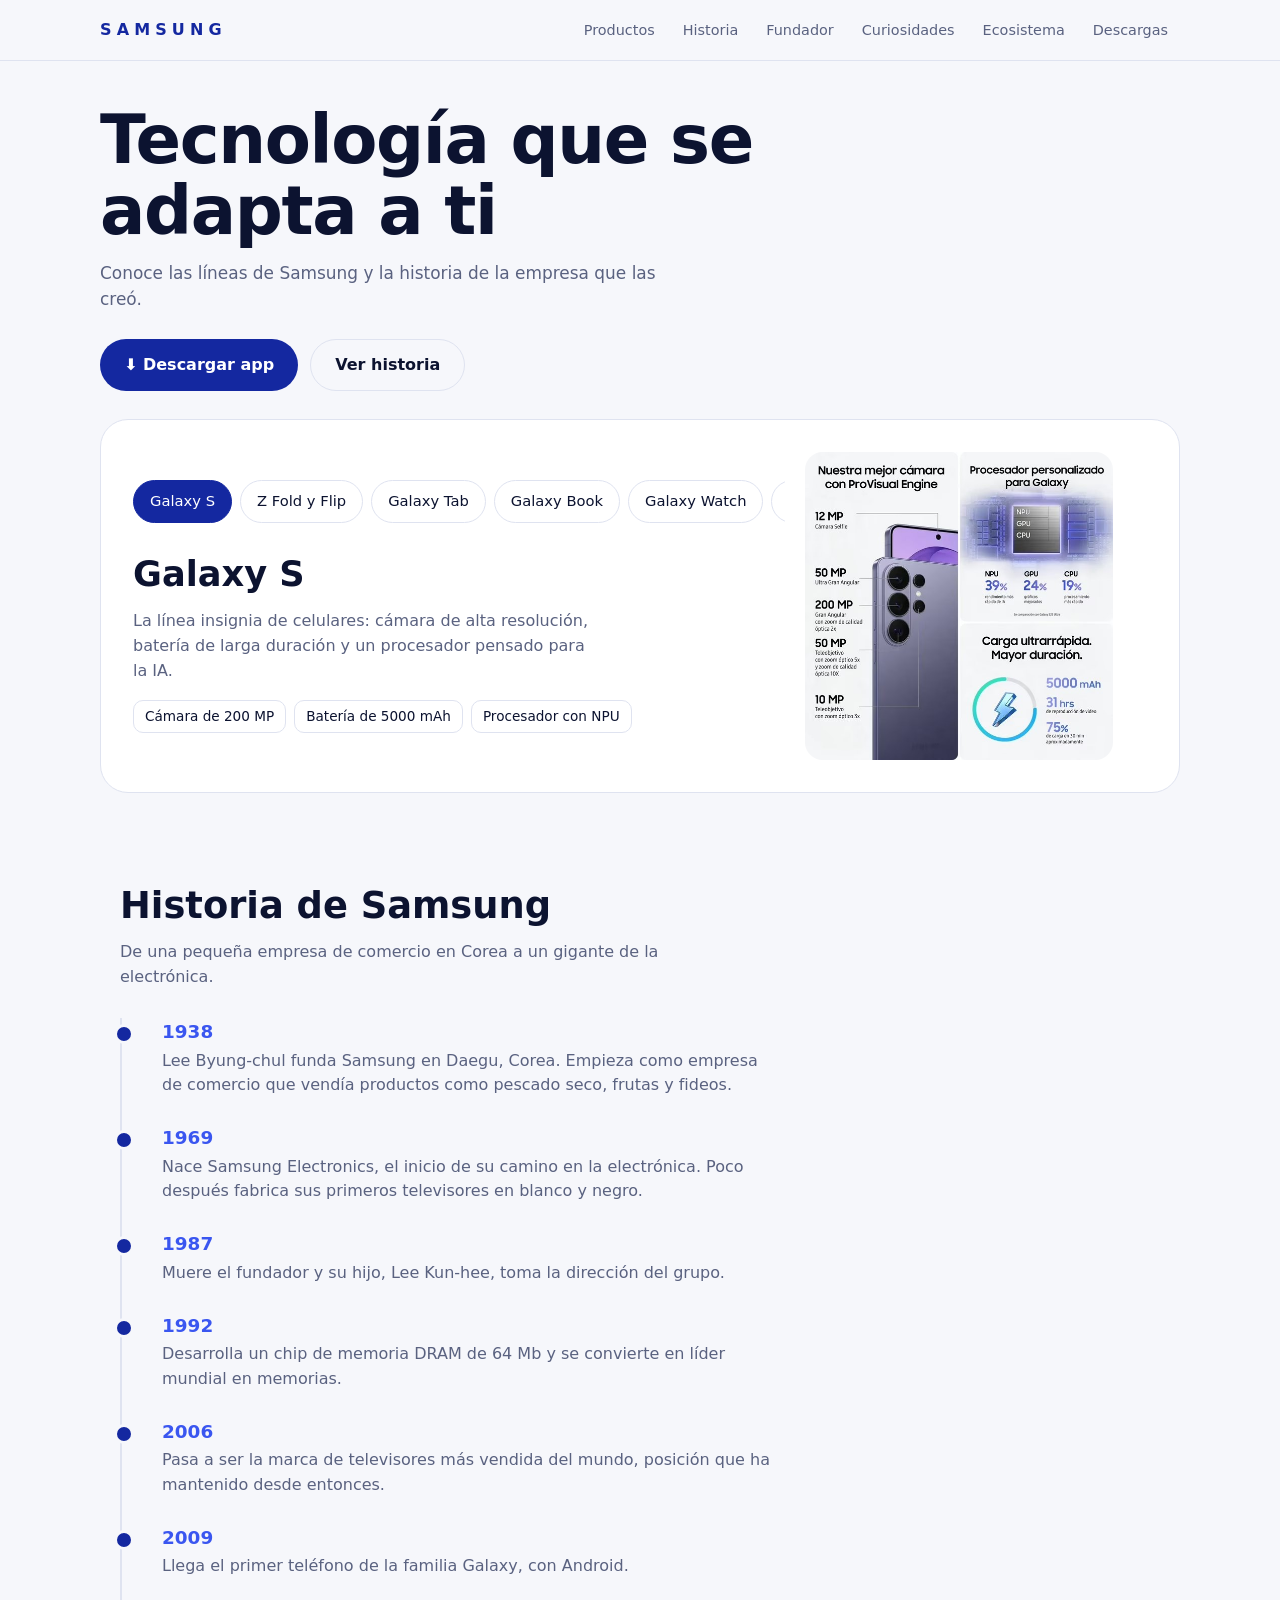
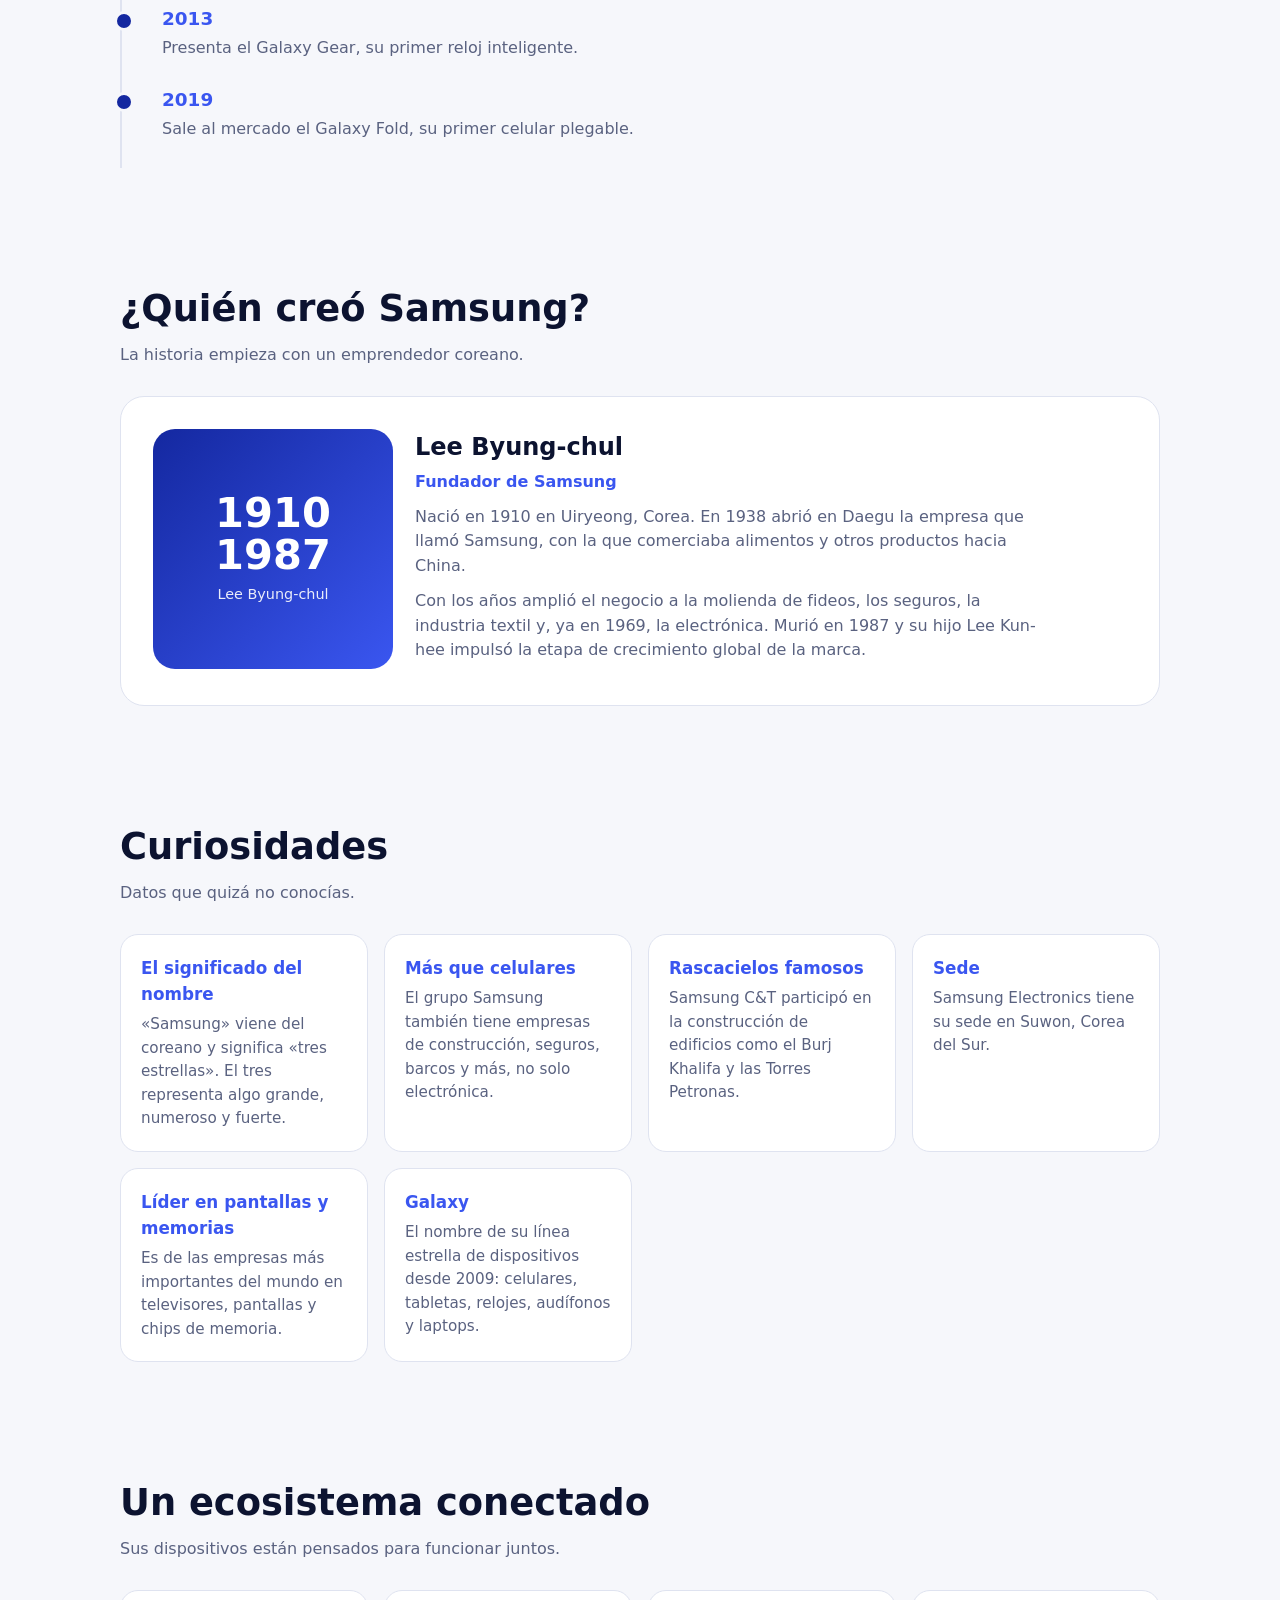
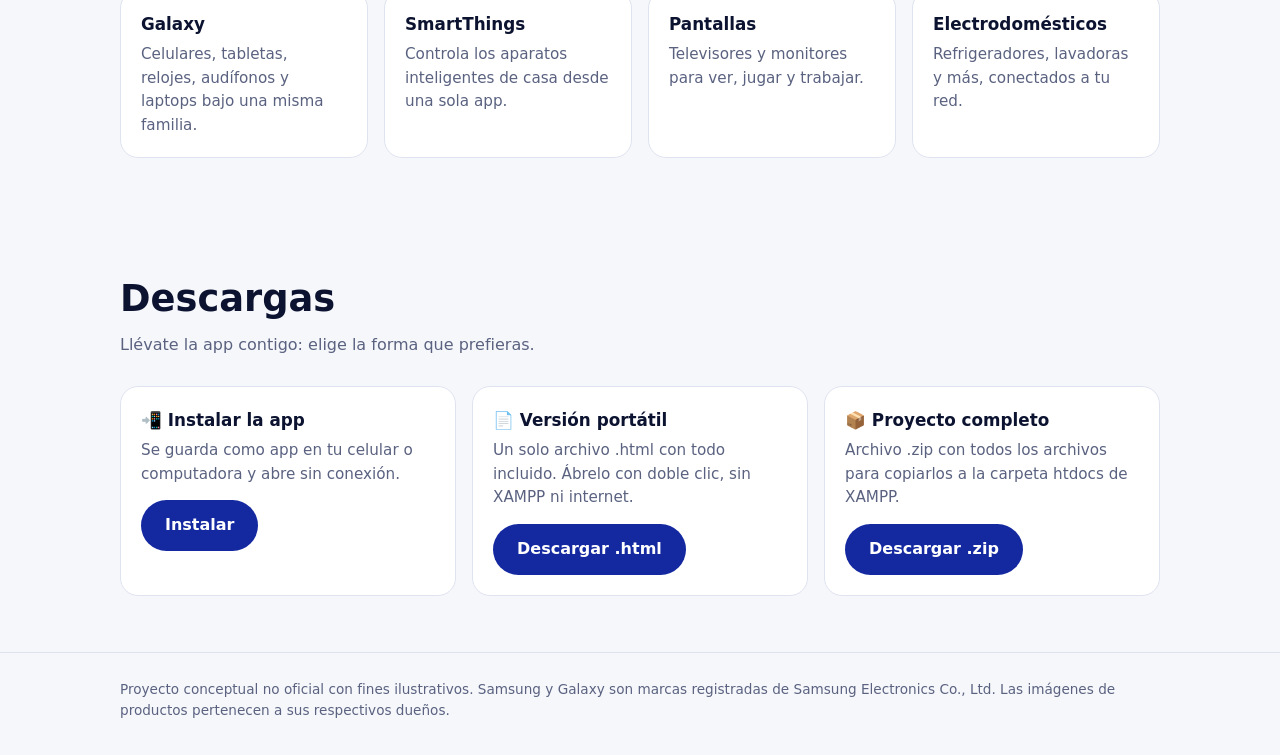
<file: index.html>
<!DOCTYPE html>
<html lang="es">
<head>
<meta charset="utf-8">
<meta name="viewport" content="width=device-width, initial-scale=1, viewport-fit=cover">
<title>Samsung · Explora su tecnología</title>
<meta name="theme-color" content="#1428a0">
<link rel="manifest" href="manifest.json">
<link rel="icon" href="icons/icon-192.png">
<link rel="apple-touch-icon" href="icons/icon-192.png">
<link rel="stylesheet" href="style.css">
</head>
<body>
<header><div class="wrap bar">
  <a class="logo" href="#inicio">SAMSUNG</a>
  <button id="instalar" class="inst" hidden>Descargar app</button>
  <nav aria-label="Principal"><a href="#productos">Productos</a><a href="#historia">Historia</a><a href="#fundador">Fundador</a><a href="#curiosidades">Curiosidades</a><a href="#ecosistema">Ecosistema</a><a href="#descargas">Descargas</a></nav>
</div></header>
<main id="inicio">
<div class="wrap hero">
  <h1>Tecnología que se adapta a ti</h1>
  <p class="lead">Conoce las líneas de Samsung y la historia de la empresa que las creó.</p>
  <div class="acts"><button class="btn" id="descargar">⬇ Descargar app</button><a class="btn alt" href="#historia">Ver historia</a></div>
  <div class="stage" id="productos">
    <div>
      <div class="tabs" role="tablist" aria-label="Categorías" id="tabs"></div>
      <div class="info" aria-live="polite"><h2 id="pt"></h2><p id="pd"></p><ul class="tags" id="pg"></ul></div>
    </div>
    <div class="art" id="art">
      <img id="foto" alt="" hidden>
      <div class="dev" id="dev" data-k="phone" role="img" aria-label="Ilustración del dispositivo"></div>
    </div>
  </div>
</div>

<section id="historia"><div class="wrap">
  <h2 class="t">Historia de Samsung</h2>
  <p class="sub">De una pequeña empresa de comercio en Corea a un gigante de la electrónica.</p>
  <ol class="time">
    <li><b>1938</b><p>Lee Byung-chul funda Samsung en Daegu, Corea. Empieza como empresa de comercio que vendía productos como pescado seco, frutas y fideos.</p></li>
    <li><b>1969</b><p>Nace Samsung Electronics, el inicio de su camino en la electrónica. Poco después fabrica sus primeros televisores en blanco y negro.</p></li>
    <li><b>1987</b><p>Muere el fundador y su hijo, Lee Kun-hee, toma la dirección del grupo.</p></li>
    <li><b>1992</b><p>Desarrolla un chip de memoria DRAM de 64 Mb y se convierte en líder mundial en memorias.</p></li>
    <li><b>2006</b><p>Pasa a ser la marca de televisores más vendida del mundo, posición que ha mantenido desde entonces.</p></li>
    <li><b>2009</b><p>Llega el primer teléfono de la familia Galaxy, con Android.</p></li>
    <li><b>2013</b><p>Presenta el Galaxy Gear, su primer reloj inteligente.</p></li>
    <li><b>2019</b><p>Sale al mercado el Galaxy Fold, su primer celular plegable.</p></li>
  </ol>
</div></section>

<section id="fundador"><div class="wrap">
  <h2 class="t">¿Quién creó Samsung?</h2>
  <p class="sub">La historia empieza con un emprendedor coreano.</p>
  <div class="founder">
    <div class="seal"><div><b>1910<br>1987</b><span>Lee Byung-chul</span></div></div>
    <div>
      <h3>Lee Byung-chul</h3>
      <p class="role">Fundador de Samsung</p>
      <p>Nació en 1910 en Uiryeong, Corea. En 1938 abrió en Daegu la empresa que llamó Samsung, con la que comerciaba alimentos y otros productos hacia China.</p>
      <p>Con los años amplió el negocio a la molienda de fideos, los seguros, la industria textil y, ya en 1969, la electrónica. Murió en 1987 y su hijo Lee Kun-hee impulsó la etapa de crecimiento global de la marca.</p>
    </div>
  </div>
</div></section>

<section id="curiosidades"><div class="wrap">
  <h2 class="t">Curiosidades</h2>
  <p class="sub">Datos que quizá no conocías.</p>
  <div class="facts">
    <div><h3>El significado del nombre</h3><p>«Samsung» viene del coreano y significa «tres estrellas». El tres representa algo grande, numeroso y fuerte.</p></div>
    <div><h3>Más que celulares</h3><p>El grupo Samsung también tiene empresas de construcción, seguros, barcos y más, no solo electrónica.</p></div>
    <div><h3>Rascacielos famosos</h3><p>Samsung C&amp;T participó en la construcción de edificios como el Burj Khalifa y las Torres Petronas.</p></div>
    <div><h3>Sede</h3><p>Samsung Electronics tiene su sede en Suwon, Corea del Sur.</p></div>
    <div><h3>Líder en pantallas y memorias</h3><p>Es de las empresas más importantes del mundo en televisores, pantallas y chips de memoria.</p></div>
    <div><h3>Galaxy</h3><p>El nombre de su línea estrella de dispositivos desde 2009: celulares, tabletas, relojes, audífonos y laptops.</p></div>
  </div>
</div></section>

<section id="ecosistema"><div class="wrap">
  <h2 class="t">Un ecosistema conectado</h2>
  <p class="sub">Sus dispositivos están pensados para funcionar juntos.</p>
  <div class="eco">
    <div><h3>Galaxy</h3><p>Celulares, tabletas, relojes, audífonos y laptops bajo una misma familia.</p></div>
    <div><h3>SmartThings</h3><p>Controla los aparatos inteligentes de casa desde una sola app.</p></div>
    <div><h3>Pantallas</h3><p>Televisores y monitores para ver, jugar y trabajar.</p></div>
    <div><h3>Electrodomésticos</h3><p>Refrigeradores, lavadoras y más, conectados a tu red.</p></div>
  </div>
</div></section>
<!--D--><section id="descargas"><div class="wrap">
  <h2 class="t">Descargas</h2>
  <p class="sub">Llévate la app contigo: elige la forma que prefieras.</p>
  <div class="eco dl">
    <div><h3>📲 Instalar la app</h3><p>Se guarda como app en tu celular o computadora y abre sin conexión.</p><button class="btn" id="inst2">Instalar</button></div>
    <div><h3>📄 Versión portátil</h3><p>Un solo archivo .html con todo incluido. Ábrelo con doble clic, sin XAMPP ni internet.</p><a class="btn" href="descargas/samsung-portatil.html" download>Descargar .html</a></div>
    <div><h3>📦 Proyecto completo</h3><p>Archivo .zip con todos los archivos para copiarlos a la carpeta htdocs de XAMPP.</p><a class="btn" href="descargas/samsung-app.zip" download>Descargar .zip</a></div>
  </div>
</div></section><!--/D-->
</main>
<footer><div class="wrap">Proyecto conceptual no oficial con fines ilustrativos. Samsung y Galaxy son marcas registradas de Samsung Electronics Co., Ltd. Las imágenes de productos pertenecen a sus respectivos dueños.</div></footer>

<dialog id="ayuda">
  <h3>Descargar la app</h3>
  <p id="diag"><b>No se pudo abrir el instalador automático.</b></p>
  <p>Puedes instalarla así:</p>
  <ul>
    <li><b>Chrome / Edge (PC o Android):</b> menú ⋮ → «Instalar app» o «Agregar a pantalla de inicio».</li>
    <li><b>Safari (iPhone / iPad):</b> botón Compartir → «Agregar a pantalla de inicio».</li>
  </ul>
  <p>También puedes usar la <a href="#descargas" onclick="ayuda.close()">versión portátil o el .zip</a> de la sección Descargas.</p>
  <p>Para instalarla debes abrirla desde <code>localhost</code> o con HTTPS.</p>
  <details><summary><b>Instalar en el celular</b></summary>
    <p>Los celulares solo permiten instalar apps desde <b>HTTPS</b>. Sube la carpeta <code>samsung-app</code> a un hosting gratuito como <b>Netlify Drop</b> (app.netlify.com/drop) o <b>GitHub Pages</b>, abre el enlace que te den y toca «Instalar».</p>
  </details>
  <button class="btn" id="cerrar">Entendido</button>
</dialog>
<script src="app.js"></script>
</body>
</html>
</file>
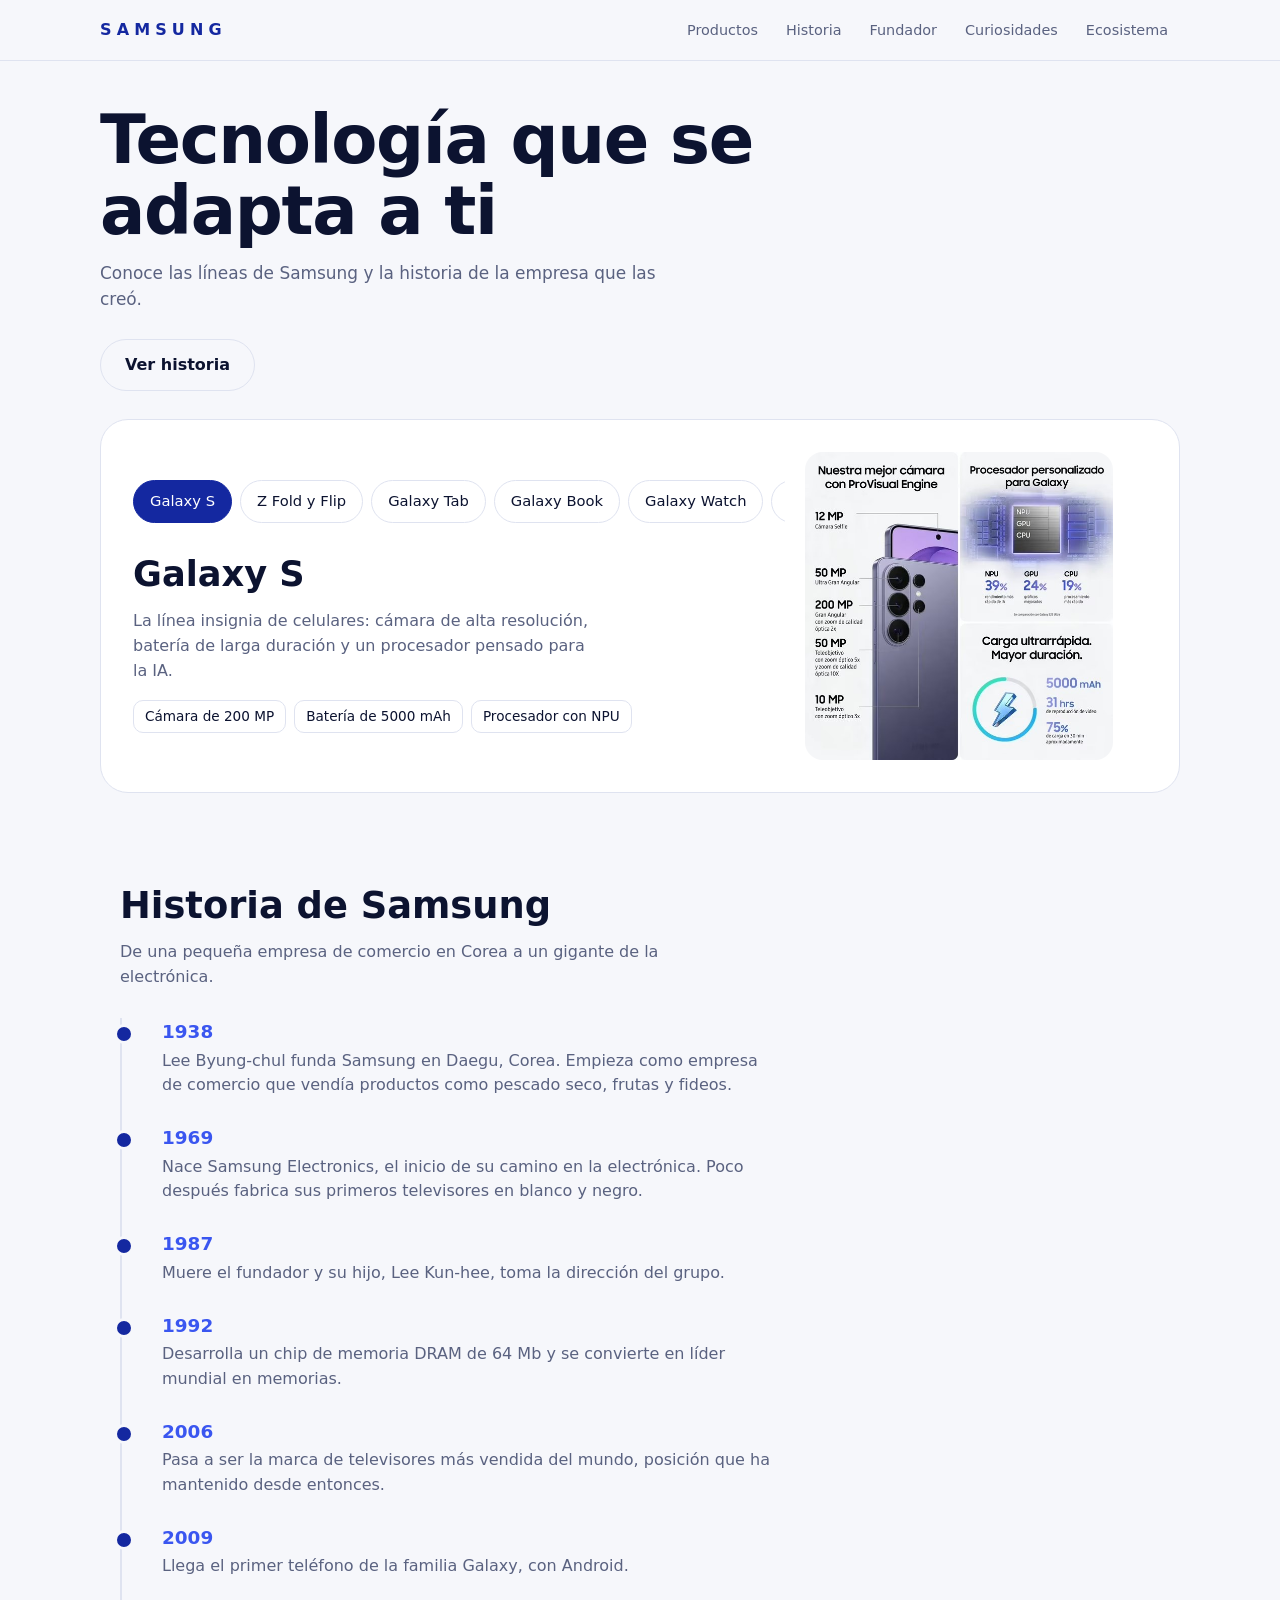
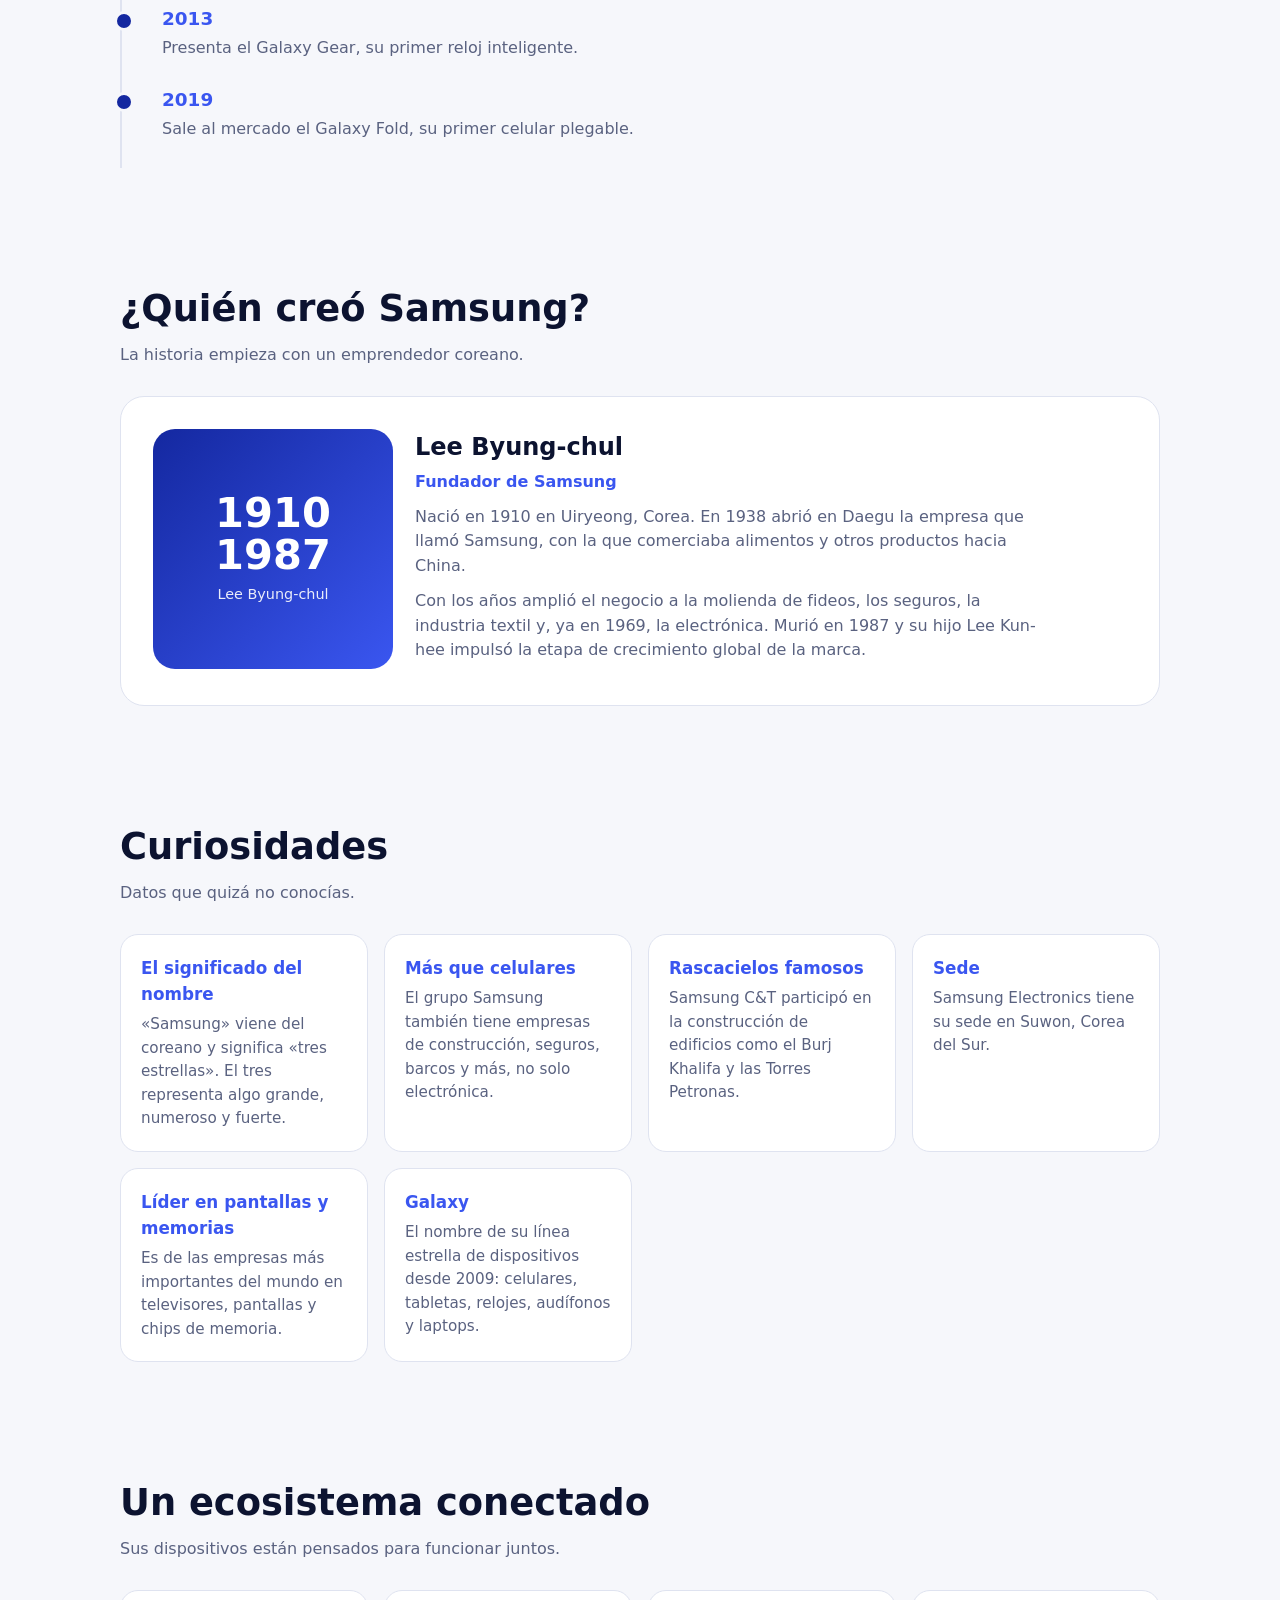
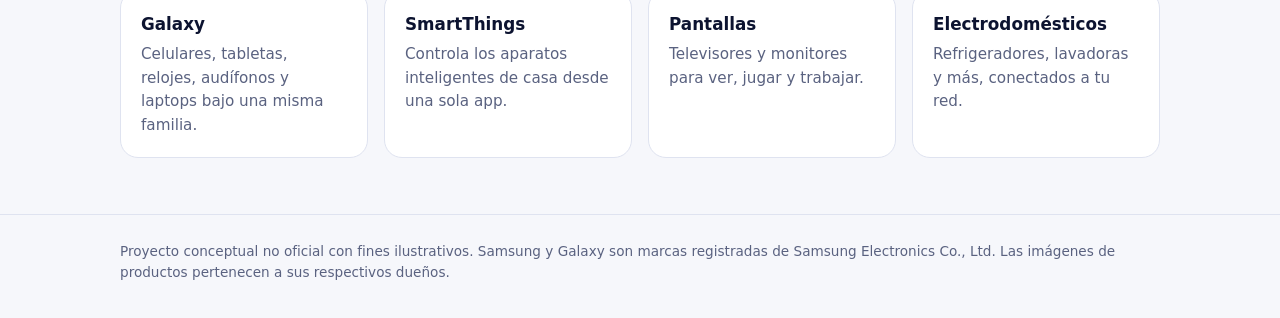
<file: descargas/samsung-portatil.html>
<!DOCTYPE html>
<html lang="es">
<head>
<meta charset="utf-8">
<meta name="viewport" content="width=device-width, initial-scale=1, viewport-fit=cover">
<title>Samsung · Explora su tecnología</title>
<meta name="theme-color" content="#1428a0">
<style>:root{--bg:#f6f7fb;--fg:#0c1330;--muted:#5a6280;--panel:#fff;--line:#dfe3f0;--blue:#1428a0;--blue2:#3a56f0;--dev:#0c1330;--screen:#dfe6ff;box-sizing:border-box;padding-top:env(safe-area-inset-top,0);padding-bottom:env(safe-area-inset-bottom,0)}
@media(prefers-color-scheme:dark){:root{--bg:#080c1f;--fg:#eef0fb;--muted:#9aa3c7;--panel:#111733;--line:#232b52;--blue:#4a63ff;--blue2:#7d90ff;--dev:#c9d0f5;--screen:#1c2a7a}}
*{box-sizing:border-box}html{scroll-behavior:smooth;scroll-padding-top:70px}
body{margin:0;background:var(--bg);color:var(--fg);font-family:"Segoe UI",system-ui,-apple-system,Roboto,Arial,sans-serif;line-height:1.55}
a{color:inherit}.wrap{max-width:1080px;margin:0 auto;padding:0 20px}
header{position:sticky;top:0;z-index:5;background:var(--bg);border-bottom:1px solid var(--line)}
.bar{display:flex;align-items:center;justify-content:space-between;height:60px;gap:10px}
.logo{font-weight:800;letter-spacing:.32em;color:var(--blue);text-decoration:none}
nav{display:flex;gap:4px}nav a{text-decoration:none;font-size:.9rem;padding:8px 12px;border-radius:99px;color:var(--muted)}
nav a:hover,nav a:focus-visible{background:var(--panel);color:var(--fg);outline:2px solid var(--blue2)}
#instalar{font:inherit;font-size:.85rem;border:0;background:var(--blue);color:#fff;padding:8px 14px;border-radius:99px;cursor:pointer}
.hero{padding:44px 0 28px}
h1{font-size:clamp(2.1rem,6.4vw,4.2rem);line-height:1.05;margin:0 0 14px;letter-spacing:-.02em;max-width:14ch}
.lead{color:var(--muted);max-width:52ch;margin:0 0 26px;font-size:1.06rem}
.stage{display:grid;gap:20px;background:var(--panel);border:1px solid var(--line);border-radius:28px;padding:20px}
@media(min-width:820px){.stage{grid-template-columns:1.1fr .9fr;padding:32px;align-items:center}}
.tabs{display:flex;gap:8px;overflow-x:auto;padding-bottom:6px;margin-bottom:18px}
.tabs button{flex:0 0 auto;font:inherit;font-size:.92rem;border:1px solid var(--line);background:transparent;color:var(--fg);padding:9px 16px;border-radius:99px;cursor:pointer}
.tabs button[aria-selected=true]{background:var(--blue);border-color:var(--blue);color:#fff}
.tabs button:focus-visible{outline:2px solid var(--blue2);outline-offset:2px}
.info h2{font-size:clamp(1.5rem,3.6vw,2.2rem);margin:0 0 8px}.info p{color:var(--muted);margin:0 0 16px;max-width:46ch}
.tags{display:flex;flex-wrap:wrap;gap:8px;padding:0;margin:0;list-style:none}
.tags li{font-size:.85rem;border:1px solid var(--line);border-radius:10px;padding:5px 11px}
.art{display:grid;place-items:center;min-height:280px;border-radius:22px;background:radial-gradient(circle at 50% 40%,color-mix(in srgb,var(--blue2) 22%,transparent),transparent 70%)}
#foto{max-width:100%;max-height:320px;object-fit:contain}
.dev{background:var(--dev);position:relative;transition:all .45s}
.dev::after{content:"";position:absolute;inset:7px;background:var(--screen);border-radius:inherit}
.dev[data-k=phone]{width:130px;height:260px;border-radius:26px}
.dev[data-k=fold]{width:210px;height:240px;border-radius:20px}
.dev[data-k=tab]{width:250px;height:170px;border-radius:16px}
.dev[data-k=watch]{width:130px;height:150px;border-radius:38px;box-shadow:0 -46px 0 -34px var(--dev),0 46px 0 -34px var(--dev)}
.dev[data-k=buds]{width:90px;height:150px;border-radius:50% 50% 45% 45%}
.dev[data-k=tv]{width:280px;height:160px;border-radius:8px;box-shadow:0 22px 0 -16px var(--dev)}
section{padding:56px 0}h2.t{font-size:clamp(1.5rem,3.6vw,2.3rem);margin:0 0 6px}.sub{color:var(--muted);margin:0 0 28px;max-width:56ch}
.time{list-style:none;margin:0;padding:0 0 0 22px;border-left:2px solid var(--line)}
.time li{position:relative;padding:0 0 26px 18px}
.time li::before{content:"";position:absolute;left:-30px;top:6px;width:14px;height:14px;border-radius:50%;background:var(--blue);border:3px solid var(--bg)}
.time b{font-size:1.15rem;color:var(--blue2)}.time p{margin:2px 0 0;color:var(--muted);max-width:60ch}
.eco{display:grid;grid-template-columns:repeat(auto-fit,minmax(230px,1fr));gap:16px}
.eco div{background:var(--panel);border:1px solid var(--line);border-radius:18px;padding:20px}
.eco h3{margin:0 0 6px;font-size:1.05rem}.eco p{margin:0;color:var(--muted);font-size:.95rem}
footer{border-top:1px solid var(--line);padding:26px 0 34px;color:var(--muted);font-size:.85rem}
@media(prefers-reduced-motion:reduce){.dev{transition:none}html{scroll-behavior:auto}}
.bar{height:auto;min-height:60px;flex-wrap:wrap;padding:8px 0}
nav{overflow-x:auto;max-width:100%}nav a{white-space:nowrap}
@media(max-width:700px){nav{order:3;width:100%;padding-bottom:4px}}
.art.has-foto{background:#f4f4f6}
#foto{border-radius:18px;max-height:360px}
.dev[data-k=book]{width:270px;height:160px;border-radius:10px;box-shadow:0 16px 0 -6px var(--dev)}
.acts{display:flex;flex-wrap:wrap;gap:12px;margin:0 0 28px}
.btn{font:inherit;font-weight:600;border:0;background:var(--blue);color:#fff;padding:13px 24px;border-radius:99px;cursor:pointer;text-decoration:none;display:inline-block}
.btn.alt{background:transparent;color:var(--fg);border:1px solid var(--line)}
.btn:focus-visible{outline:2px solid var(--blue2);outline-offset:3px}
.founder{display:grid;gap:22px;background:var(--panel);border:1px solid var(--line);border-radius:24px;padding:24px}
@media(min-width:760px){.founder{grid-template-columns:240px 1fr;padding:32px}}
.seal{display:grid;place-items:center;aspect-ratio:1;border-radius:22px;background:linear-gradient(135deg,var(--blue),var(--blue2));color:#fff;text-align:center;padding:14px}
.seal b{font-size:2.6rem;line-height:1}.seal span{display:block;font-size:.9rem;opacity:.9;margin-top:6px}
.founder h3{margin:0 0 4px;font-size:1.5rem}.founder .role{color:var(--blue2);font-weight:600;margin:0 0 10px}
.founder p{color:var(--muted);margin:0 0 10px;max-width:62ch}
.facts{display:grid;grid-template-columns:repeat(auto-fit,minmax(240px,1fr));gap:16px}
.facts div{background:var(--panel);border:1px solid var(--line);border-radius:18px;padding:20px}
.facts h3{margin:0 0 6px;font-size:1.05rem;color:var(--blue2)}.facts p{margin:0;color:var(--muted);font-size:.95rem}
dialog{border:1px solid var(--line);border-radius:22px;background:var(--panel);color:var(--fg);max-width:440px;width:calc(100% - 32px);padding:24px}
dialog::backdrop{background:rgba(5,8,25,.6)}dialog h3{margin:0 0 10px}dialog ul{padding-left:18px;color:var(--muted)}dialog li{margin-bottom:8px}
.dl .btn{margin-top:14px}.dl p{margin-bottom:0}
dialog details{margin:8px 0 16px;color:var(--muted)}dialog summary{cursor:pointer;color:var(--fg)}
#descargar,#instalar{display:none!important}
</style>
</head>
<body>
<header><div class="wrap bar">
  <a class="logo" href="#inicio">SAMSUNG</a>
  <button id="instalar" class="inst" hidden>Descargar app</button>
  <nav aria-label="Principal"><a href="#productos">Productos</a><a href="#historia">Historia</a><a href="#fundador">Fundador</a><a href="#curiosidades">Curiosidades</a><a href="#ecosistema">Ecosistema</a></nav>
</div></header>
<main id="inicio">
<div class="wrap hero">
  <h1>Tecnología que se adapta a ti</h1>
  <p class="lead">Conoce las líneas de Samsung y la historia de la empresa que las creó.</p>
  <div class="acts"><button class="btn" id="descargar">⬇ Descargar app</button><a class="btn alt" href="#historia">Ver historia</a></div>
  <div class="stage" id="productos">
    <div>
      <div class="tabs" role="tablist" aria-label="Categorías" id="tabs"></div>
      <div class="info" aria-live="polite"><h2 id="pt"></h2><p id="pd"></p><ul class="tags" id="pg"></ul></div>
    </div>
    <div class="art" id="art">
      <img id="foto" alt="" hidden>
      <div class="dev" id="dev" data-k="phone" role="img" aria-label="Ilustración del dispositivo"></div>
    </div>
  </div>
</div>

<section id="historia"><div class="wrap">
  <h2 class="t">Historia de Samsung</h2>
  <p class="sub">De una pequeña empresa de comercio en Corea a un gigante de la electrónica.</p>
  <ol class="time">
    <li><b>1938</b><p>Lee Byung-chul funda Samsung en Daegu, Corea. Empieza como empresa de comercio que vendía productos como pescado seco, frutas y fideos.</p></li>
    <li><b>1969</b><p>Nace Samsung Electronics, el inicio de su camino en la electrónica. Poco después fabrica sus primeros televisores en blanco y negro.</p></li>
    <li><b>1987</b><p>Muere el fundador y su hijo, Lee Kun-hee, toma la dirección del grupo.</p></li>
    <li><b>1992</b><p>Desarrolla un chip de memoria DRAM de 64 Mb y se convierte en líder mundial en memorias.</p></li>
    <li><b>2006</b><p>Pasa a ser la marca de televisores más vendida del mundo, posición que ha mantenido desde entonces.</p></li>
    <li><b>2009</b><p>Llega el primer teléfono de la familia Galaxy, con Android.</p></li>
    <li><b>2013</b><p>Presenta el Galaxy Gear, su primer reloj inteligente.</p></li>
    <li><b>2019</b><p>Sale al mercado el Galaxy Fold, su primer celular plegable.</p></li>
  </ol>
</div></section>

<section id="fundador"><div class="wrap">
  <h2 class="t">¿Quién creó Samsung?</h2>
  <p class="sub">La historia empieza con un emprendedor coreano.</p>
  <div class="founder">
    <div class="seal"><div><b>1910<br>1987</b><span>Lee Byung-chul</span></div></div>
    <div>
      <h3>Lee Byung-chul</h3>
      <p class="role">Fundador de Samsung</p>
      <p>Nació en 1910 en Uiryeong, Corea. En 1938 abrió en Daegu la empresa que llamó Samsung, con la que comerciaba alimentos y otros productos hacia China.</p>
      <p>Con los años amplió el negocio a la molienda de fideos, los seguros, la industria textil y, ya en 1969, la electrónica. Murió en 1987 y su hijo Lee Kun-hee impulsó la etapa de crecimiento global de la marca.</p>
    </div>
  </div>
</div></section>

<section id="curiosidades"><div class="wrap">
  <h2 class="t">Curiosidades</h2>
  <p class="sub">Datos que quizá no conocías.</p>
  <div class="facts">
    <div><h3>El significado del nombre</h3><p>«Samsung» viene del coreano y significa «tres estrellas». El tres representa algo grande, numeroso y fuerte.</p></div>
    <div><h3>Más que celulares</h3><p>El grupo Samsung también tiene empresas de construcción, seguros, barcos y más, no solo electrónica.</p></div>
    <div><h3>Rascacielos famosos</h3><p>Samsung C&amp;T participó en la construcción de edificios como el Burj Khalifa y las Torres Petronas.</p></div>
    <div><h3>Sede</h3><p>Samsung Electronics tiene su sede en Suwon, Corea del Sur.</p></div>
    <div><h3>Líder en pantallas y memorias</h3><p>Es de las empresas más importantes del mundo en televisores, pantallas y chips de memoria.</p></div>
    <div><h3>Galaxy</h3><p>El nombre de su línea estrella de dispositivos desde 2009: celulares, tabletas, relojes, audífonos y laptops.</p></div>
  </div>
</div></section>

<section id="ecosistema"><div class="wrap">
  <h2 class="t">Un ecosistema conectado</h2>
  <p class="sub">Sus dispositivos están pensados para funcionar juntos.</p>
  <div class="eco">
    <div><h3>Galaxy</h3><p>Celulares, tabletas, relojes, audífonos y laptops bajo una misma familia.</p></div>
    <div><h3>SmartThings</h3><p>Controla los aparatos inteligentes de casa desde una sola app.</p></div>
    <div><h3>Pantallas</h3><p>Televisores y monitores para ver, jugar y trabajar.</p></div>
    <div><h3>Electrodomésticos</h3><p>Refrigeradores, lavadoras y más, conectados a tu red.</p></div>
  </div>
</div></section>
</main>
<footer><div class="wrap">Proyecto conceptual no oficial con fines ilustrativos. Samsung y Galaxy son marcas registradas de Samsung Electronics Co., Ltd. Las imágenes de productos pertenecen a sus respectivos dueños.</div></footer>

<dialog id="ayuda">
  <h3>Descargar la app</h3>
  <p id="diag"><b>No se pudo abrir el instalador automático.</b></p>
  <p>Puedes instalarla así:</p>
  <ul>
    <li><b>Chrome / Edge (PC o Android):</b> menú ⋮ → «Instalar app» o «Agregar a pantalla de inicio».</li>
    <li><b>Safari (iPhone / iPad):</b> botón Compartir → «Agregar a pantalla de inicio».</li>
  </ul>
  <p>También puedes usar la <a href="#descargas" onclick="ayuda.close()">versión portátil o el .zip</a> de la sección Descargas.</p>
  <p>Para instalarla debes abrirla desde <code>localhost</code> o con HTTPS.</p>
  <details><summary><b>Instalar en el celular</b></summary>
    <p>Los celulares solo permiten instalar apps desde <b>HTTPS</b>. Sube la carpeta <code>samsung-app</code> a un hosting gratuito como <b>Netlify Drop</b> (app.netlify.com/drop) o <b>GitHub Pages</b>, abre el enlace que te den y toca «Instalar».</p>
  </details>
  <button class="btn" id="cerrar">Entendido</button>
</dialog>
<script>const IMGS={"phone": "[data-uri]", "watch": "[data-uri]", "book": "[data-uri]"};
const P=[
{n:"Galaxy S",k:"phone",f:"phone",d:"La línea insignia de celulares: cámara de alta resolución, batería de larga duración y un procesador pensado para la IA.",g:["Cámara de 200 MP","Batería de 5000 mAh","Procesador con NPU"]},
{n:"Z Fold y Flip",k:"fold",f:"fold",d:"Celulares plegables que se abren para dar más pantalla o se doblan para guardarse en el bolsillo.",g:["Plegable","Multitarea","Portátil"]},
{n:"Galaxy Tab",k:"tab",f:"tab",d:"Tabletas para estudiar, dibujar, ver series y trabajar, con opción de lápiz S Pen.",g:["S Pen","Pantalla grande","Estudio"]},
{n:"Galaxy Book",k:"book",f:"book",d:"Laptop 2 en 1 con pantalla táctil que se dobla como tableta y funciona con S Pen y Galaxy AI.",g:["2 en 1","S Pen","Galaxy AI"]},
{n:"Galaxy Watch",k:"watch",f:"watch",d:"Reloj inteligente de pantalla circular para seguir tu actividad, recibir avisos y usar Galaxy AI desde la muñeca.",g:["Pantalla circular","Galaxy AI","Actividad"]},
{n:"Galaxy Buds",k:"buds",f:"buds",d:"Audífonos inalámbricos para música, llamadas y videos, con cancelación de ruido en varios modelos.",g:["Inalámbricos","Llamadas","Música"]},
{n:"Televisores",k:"tv",f:"tv",d:"Pantallas para cine en casa, videojuegos y streaming, con apps integradas.",g:["4K y más","Streaming","Gaming"]}
];
const tabs=document.getElementById('tabs'),dev=document.getElementById('dev'),foto=document.getElementById('foto'),art=document.getElementById('art');
function sel(i){
  const p=P[i];
  pt.textContent=p.n;pd.textContent=p.d;
  pg.innerHTML=p.g.map(t=>'<li>'+t+'</li>').join('');
  dev.dataset.k=p.k;
  // Si existe img/<nombre>.jpg se usa la foto; si no, la ilustración CSS
  foto.hidden=true;dev.hidden=false;art.classList.remove('has-foto');
  foto.onload=()=>{foto.hidden=false;dev.hidden=true;art.classList.add('has-foto')};
  foto.alt=p.n;if(IMGS[p.f])foto.src=IMGS[p.f];
  [...tabs.children].forEach((b,j)=>b.setAttribute('aria-selected',j===i));
}
P.forEach((p,i)=>{
  const b=document.createElement('button');
  b.role='tab';b.textContent=p.n;b.onclick=()=>sel(i);
  b.onkeydown=e=>{const d=e.key==='ArrowRight'?1:e.key==='ArrowLeft'?-1:0;
    if(d){e.preventDefault();const n=(i+d+P.length)%P.length;sel(n);tabs.children[n].focus()}};
  tabs.appendChild(b);
});
sel(0);

// PWA: service worker + descarga/instalación
if('serviceWorker' in navigator){addEventListener('load',()=>navigator.serviceWorker.register('sw.js').catch(()=>{}))}
let ev;
const inst=document.getElementById('instalar'),desc=document.getElementById('descargar'),ayuda=document.getElementById('ayuda');
const yaInstalada=matchMedia('(display-mode: standalone)').matches||navigator.standalone;
if(yaInstalada){desc.hidden=true}
async function instalar(){
  if(ev){ev.prompt();await ev.userChoice;ev=null;inst.hidden=true;return}
  let msg='Tu navegador no ofreció el instalador (puede tardar unos segundos tras cargar, o la app ya está instalada).';
  if(location.protocol==='file:')msg='Abriste el archivo directamente (file://). Ábrelo desde http://localhost/samsung-app/ con Apache encendido en XAMPP.';
  else if(!window.isSecureContext)msg='Esta dirección (http://IP) no se considera segura y el navegador no permite instalar. Usa http://localhost/samsung-app/ en tu PC, o publica la app con HTTPS.';
  else if(!('serviceWorker' in navigator))msg='Este navegador no permite instalar apps web. Prueba con Chrome o Edge.';
  document.getElementById('diag').innerHTML='<b>'+msg+'</b>';
  ayuda.showModal();
}
addEventListener('beforeinstallprompt',e=>{e.preventDefault();ev=e;if(!yaInstalada)inst.hidden=false});
addEventListener('appinstalled',()=>{inst.hidden=true;desc.hidden=true});
inst.onclick=desc.onclick=instalar;
document.getElementById('cerrar').onclick=()=>ayuda.close();
const i2=document.getElementById('inst2');if(i2)i2.onclick=instalar;
</script>
</body>
</html>
</file>
<file: style.css>
:root{--bg:#f6f7fb;--fg:#0c1330;--muted:#5a6280;--panel:#fff;--line:#dfe3f0;--blue:#1428a0;--blue2:#3a56f0;--dev:#0c1330;--screen:#dfe6ff;box-sizing:border-box;padding-top:env(safe-area-inset-top,0);padding-bottom:env(safe-area-inset-bottom,0)}
@media(prefers-color-scheme:dark){:root{--bg:#080c1f;--fg:#eef0fb;--muted:#9aa3c7;--panel:#111733;--line:#232b52;--blue:#4a63ff;--blue2:#7d90ff;--dev:#c9d0f5;--screen:#1c2a7a}}
*{box-sizing:border-box}html{scroll-behavior:smooth;scroll-padding-top:70px}
body{margin:0;background:var(--bg);color:var(--fg);font-family:"Segoe UI",system-ui,-apple-system,Roboto,Arial,sans-serif;line-height:1.55}
a{color:inherit}.wrap{max-width:1080px;margin:0 auto;padding:0 20px}
header{position:sticky;top:0;z-index:5;background:var(--bg);border-bottom:1px solid var(--line)}
.bar{display:flex;align-items:center;justify-content:space-between;height:60px;gap:10px}
.logo{font-weight:800;letter-spacing:.32em;color:var(--blue);text-decoration:none}
nav{display:flex;gap:4px}nav a{text-decoration:none;font-size:.9rem;padding:8px 12px;border-radius:99px;color:var(--muted)}
nav a:hover,nav a:focus-visible{background:var(--panel);color:var(--fg);outline:2px solid var(--blue2)}
#instalar{font:inherit;font-size:.85rem;border:0;background:var(--blue);color:#fff;padding:8px 14px;border-radius:99px;cursor:pointer}
.hero{padding:44px 0 28px}
h1{font-size:clamp(2.1rem,6.4vw,4.2rem);line-height:1.05;margin:0 0 14px;letter-spacing:-.02em;max-width:14ch}
.lead{color:var(--muted);max-width:52ch;margin:0 0 26px;font-size:1.06rem}
.stage{display:grid;gap:20px;background:var(--panel);border:1px solid var(--line);border-radius:28px;padding:20px}
@media(min-width:820px){.stage{grid-template-columns:1.1fr .9fr;padding:32px;align-items:center}}
.tabs{display:flex;gap:8px;overflow-x:auto;padding-bottom:6px;margin-bottom:18px}
.tabs button{flex:0 0 auto;font:inherit;font-size:.92rem;border:1px solid var(--line);background:transparent;color:var(--fg);padding:9px 16px;border-radius:99px;cursor:pointer}
.tabs button[aria-selected=true]{background:var(--blue);border-color:var(--blue);color:#fff}
.tabs button:focus-visible{outline:2px solid var(--blue2);outline-offset:2px}
.info h2{font-size:clamp(1.5rem,3.6vw,2.2rem);margin:0 0 8px}.info p{color:var(--muted);margin:0 0 16px;max-width:46ch}
.tags{display:flex;flex-wrap:wrap;gap:8px;padding:0;margin:0;list-style:none}
.tags li{font-size:.85rem;border:1px solid var(--line);border-radius:10px;padding:5px 11px}
.art{display:grid;place-items:center;min-height:280px;border-radius:22px;background:radial-gradient(circle at 50% 40%,color-mix(in srgb,var(--blue2) 22%,transparent),transparent 70%)}
#foto{max-width:100%;max-height:320px;object-fit:contain}
.dev{background:var(--dev);position:relative;transition:all .45s}
.dev::after{content:"";position:absolute;inset:7px;background:var(--screen);border-radius:inherit}
.dev[data-k=phone]{width:130px;height:260px;border-radius:26px}
.dev[data-k=fold]{width:210px;height:240px;border-radius:20px}
.dev[data-k=tab]{width:250px;height:170px;border-radius:16px}
.dev[data-k=watch]{width:130px;height:150px;border-radius:38px;box-shadow:0 -46px 0 -34px var(--dev),0 46px 0 -34px var(--dev)}
.dev[data-k=buds]{width:90px;height:150px;border-radius:50% 50% 45% 45%}
.dev[data-k=tv]{width:280px;height:160px;border-radius:8px;box-shadow:0 22px 0 -16px var(--dev)}
section{padding:56px 0}h2.t{font-size:clamp(1.5rem,3.6vw,2.3rem);margin:0 0 6px}.sub{color:var(--muted);margin:0 0 28px;max-width:56ch}
.time{list-style:none;margin:0;padding:0 0 0 22px;border-left:2px solid var(--line)}
.time li{position:relative;padding:0 0 26px 18px}
.time li::before{content:"";position:absolute;left:-30px;top:6px;width:14px;height:14px;border-radius:50%;background:var(--blue);border:3px solid var(--bg)}
.time b{font-size:1.15rem;color:var(--blue2)}.time p{margin:2px 0 0;color:var(--muted);max-width:60ch}
.eco{display:grid;grid-template-columns:repeat(auto-fit,minmax(230px,1fr));gap:16px}
.eco div{background:var(--panel);border:1px solid var(--line);border-radius:18px;padding:20px}
.eco h3{margin:0 0 6px;font-size:1.05rem}.eco p{margin:0;color:var(--muted);font-size:.95rem}
footer{border-top:1px solid var(--line);padding:26px 0 34px;color:var(--muted);font-size:.85rem}
@media(prefers-reduced-motion:reduce){.dev{transition:none}html{scroll-behavior:auto}}
.bar{height:auto;min-height:60px;flex-wrap:wrap;padding:8px 0}
nav{overflow-x:auto;max-width:100%}nav a{white-space:nowrap}
@media(max-width:700px){nav{order:3;width:100%;padding-bottom:4px}}
.art.has-foto{background:#f4f4f6}
#foto{border-radius:18px;max-height:360px}
.dev[data-k=book]{width:270px;height:160px;border-radius:10px;box-shadow:0 16px 0 -6px var(--dev)}
.acts{display:flex;flex-wrap:wrap;gap:12px;margin:0 0 28px}
.btn{font:inherit;font-weight:600;border:0;background:var(--blue);color:#fff;padding:13px 24px;border-radius:99px;cursor:pointer;text-decoration:none;display:inline-block}
.btn.alt{background:transparent;color:var(--fg);border:1px solid var(--line)}
.btn:focus-visible{outline:2px solid var(--blue2);outline-offset:3px}
.founder{display:grid;gap:22px;background:var(--panel);border:1px solid var(--line);border-radius:24px;padding:24px}
@media(min-width:760px){.founder{grid-template-columns:240px 1fr;padding:32px}}
.seal{display:grid;place-items:center;aspect-ratio:1;border-radius:22px;background:linear-gradient(135deg,var(--blue),var(--blue2));color:#fff;text-align:center;padding:14px}
.seal b{font-size:2.6rem;line-height:1}.seal span{display:block;font-size:.9rem;opacity:.9;margin-top:6px}
.founder h3{margin:0 0 4px;font-size:1.5rem}.founder .role{color:var(--blue2);font-weight:600;margin:0 0 10px}
.founder p{color:var(--muted);margin:0 0 10px;max-width:62ch}
.facts{display:grid;grid-template-columns:repeat(auto-fit,minmax(240px,1fr));gap:16px}
.facts div{background:var(--panel);border:1px solid var(--line);border-radius:18px;padding:20px}
.facts h3{margin:0 0 6px;font-size:1.05rem;color:var(--blue2)}.facts p{margin:0;color:var(--muted);font-size:.95rem}
dialog{border:1px solid var(--line);border-radius:22px;background:var(--panel);color:var(--fg);max-width:440px;width:calc(100% - 32px);padding:24px}
dialog::backdrop{background:rgba(5,8,25,.6)}dialog h3{margin:0 0 10px}dialog ul{padding-left:18px;color:var(--muted)}dialog li{margin-bottom:8px}
.dl .btn{margin-top:14px}.dl p{margin-bottom:0}
dialog details{margin:8px 0 16px;color:var(--muted)}dialog summary{cursor:pointer;color:var(--fg)}
</file>
